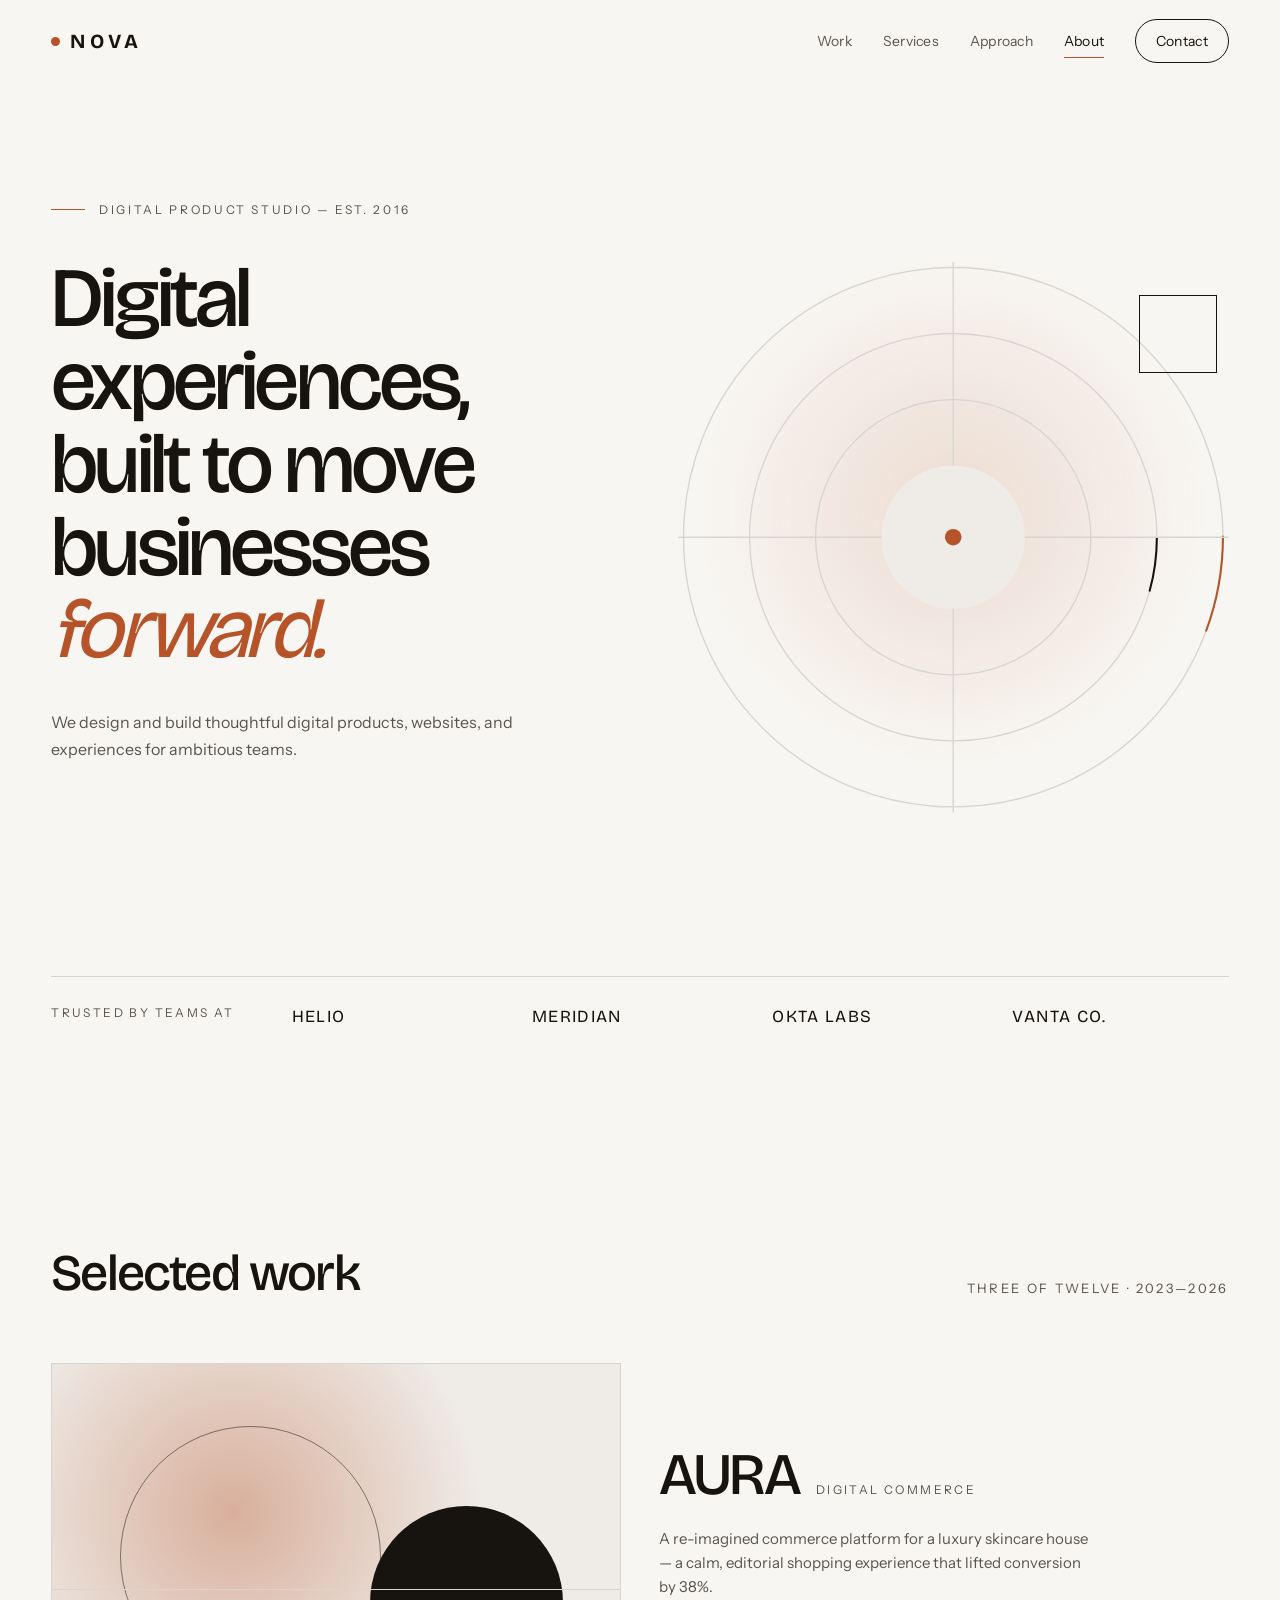
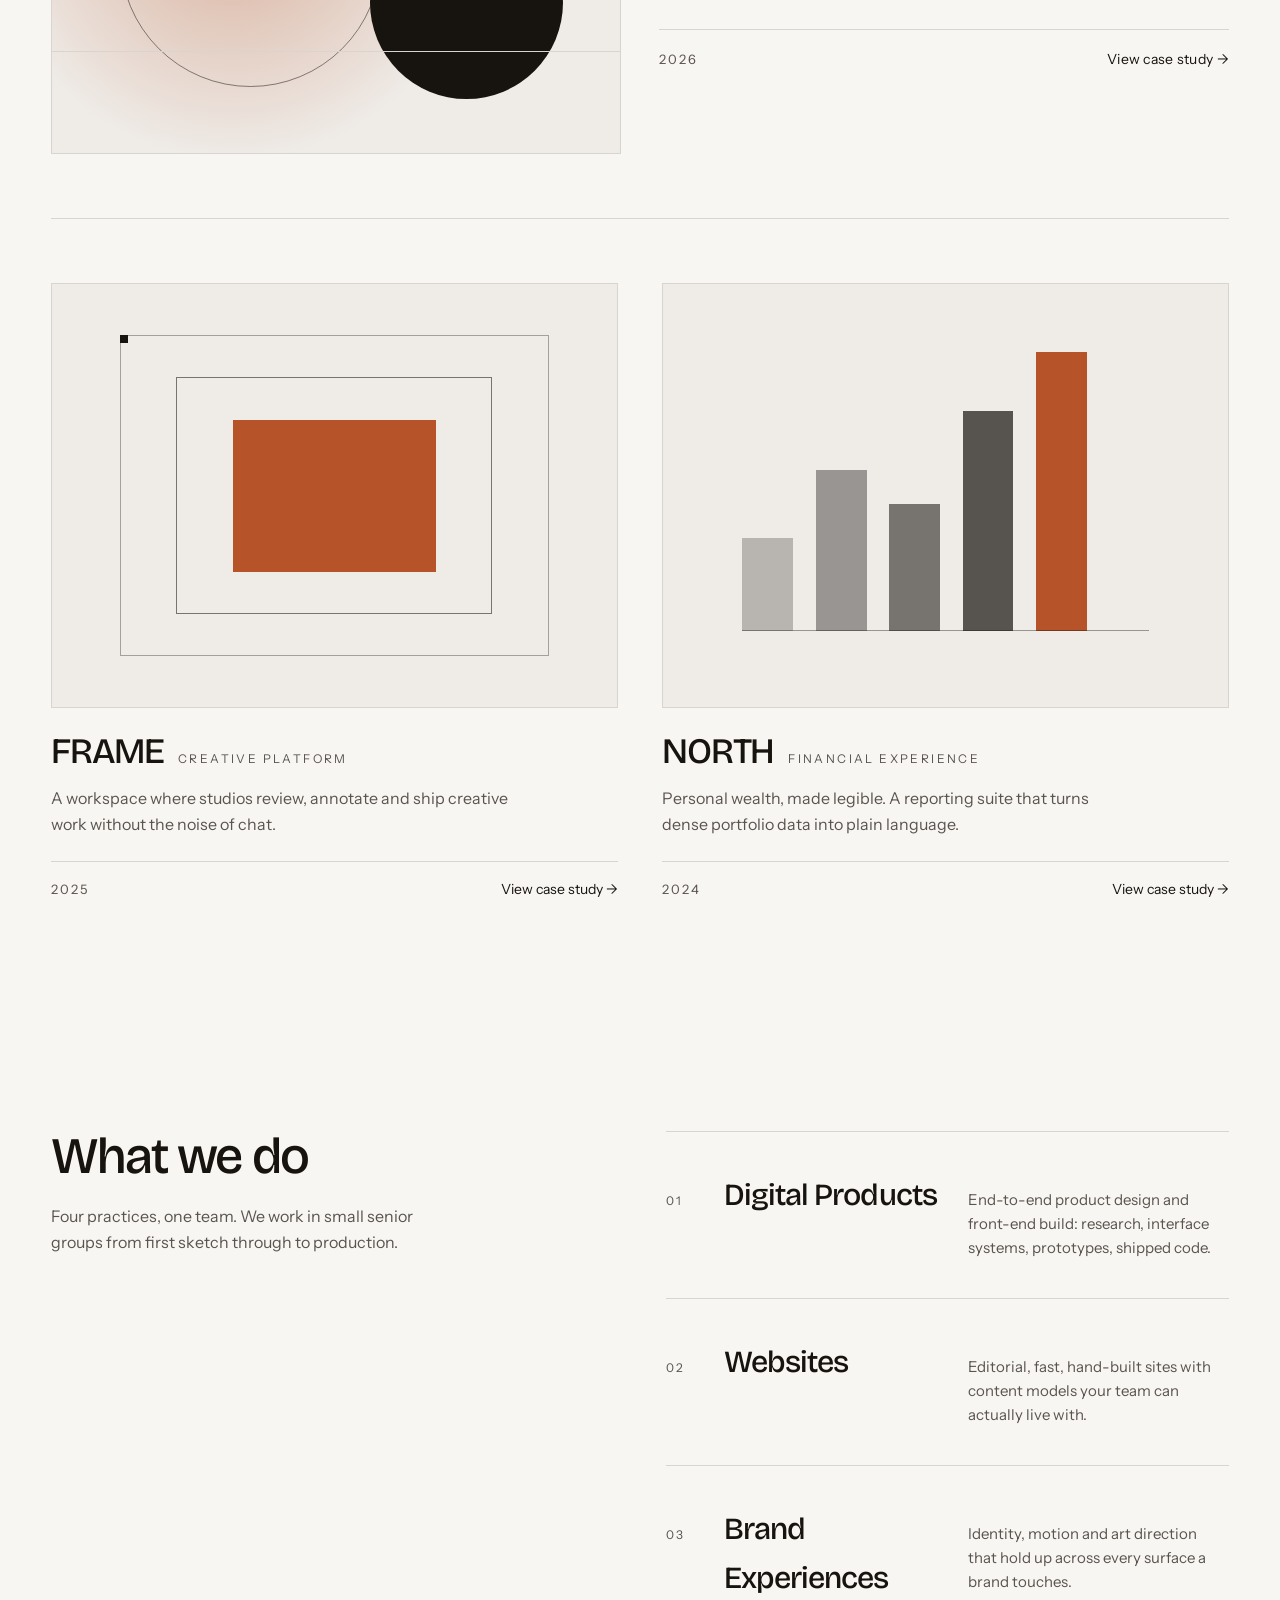
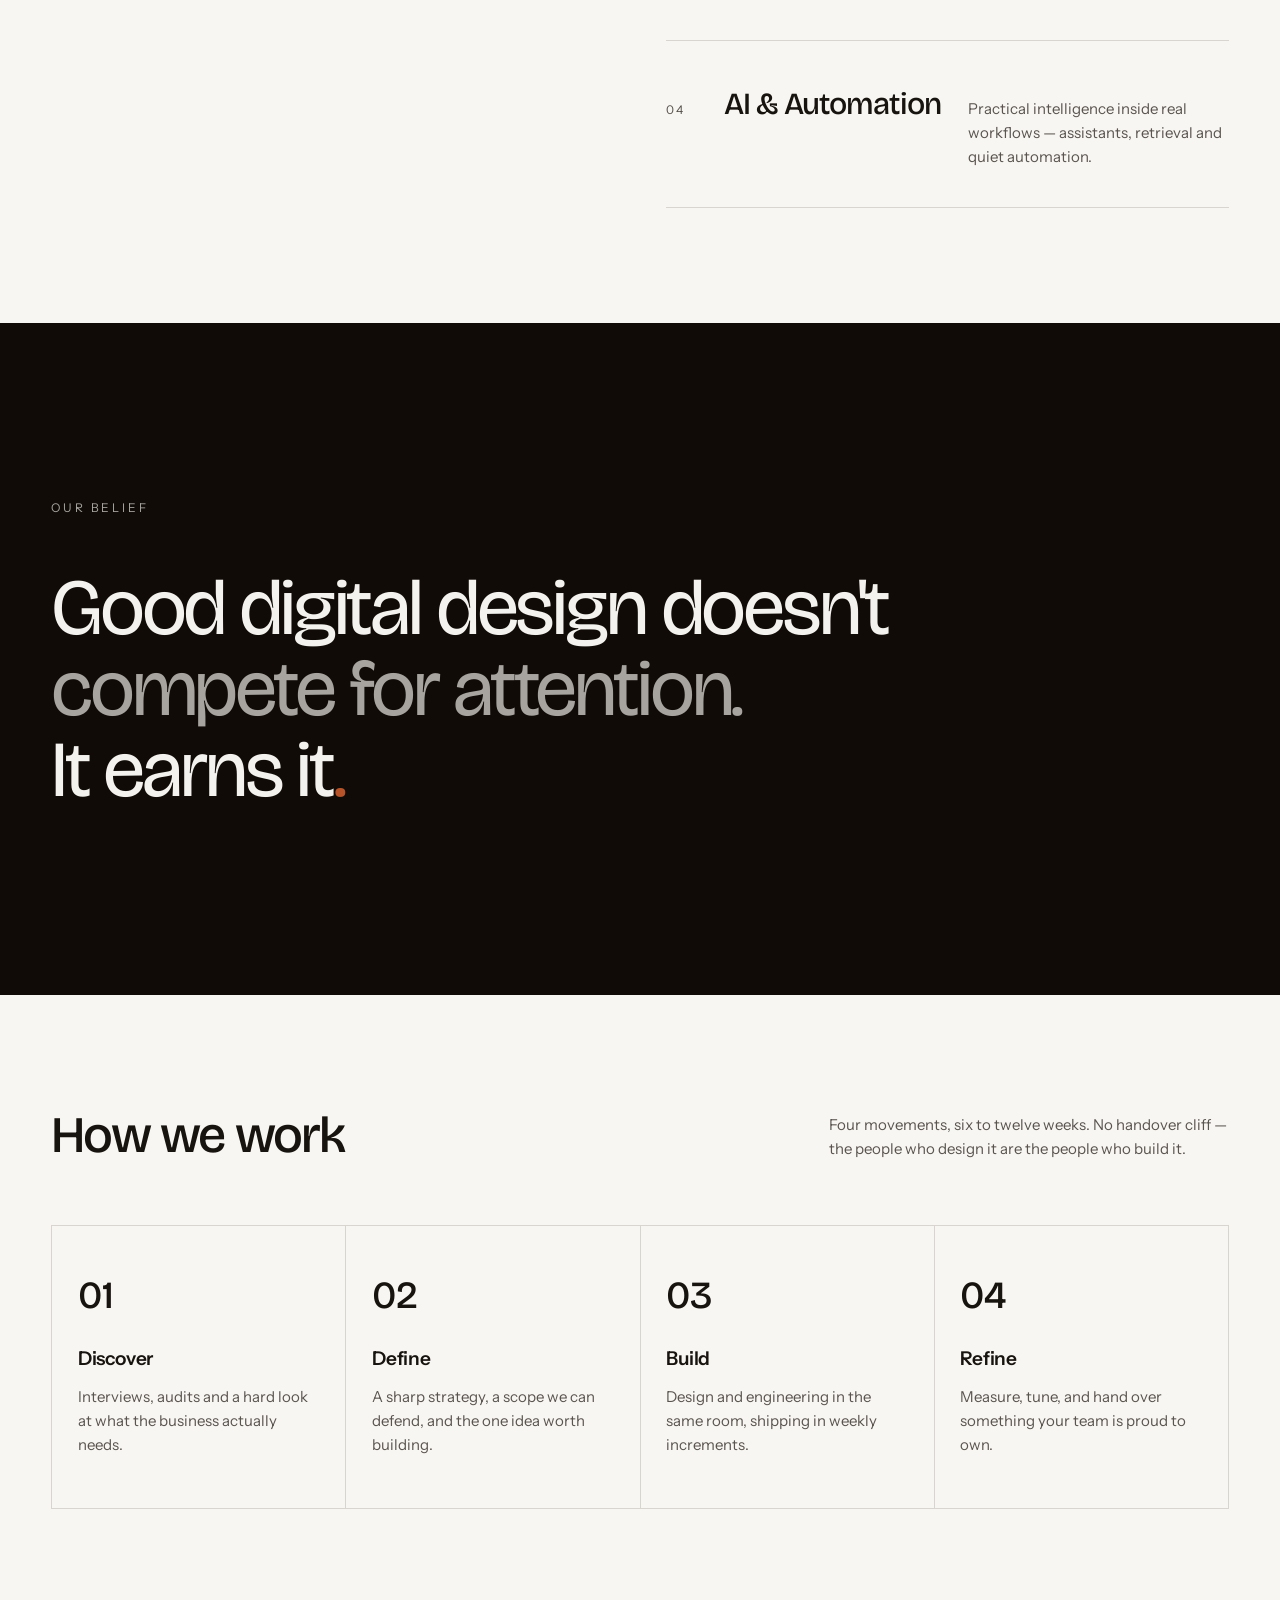
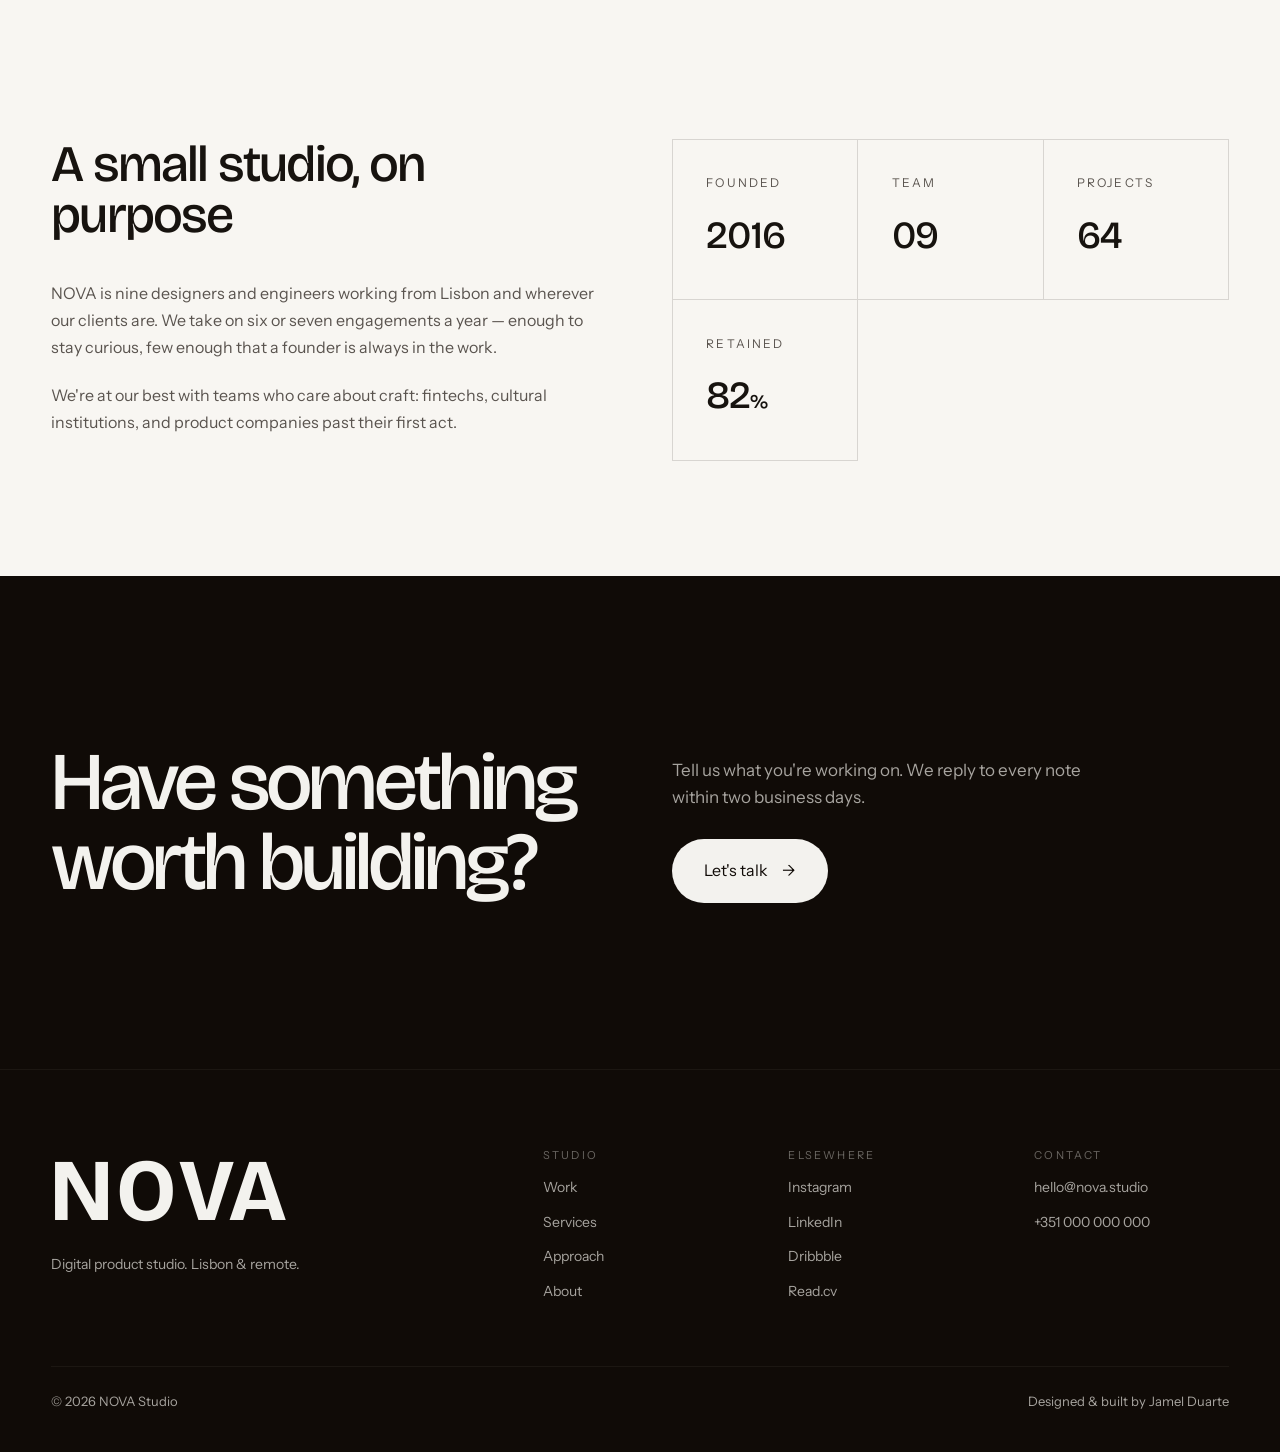
<file: index.html>
<!DOCTYPE html>
<html lang="en">
<head>
<meta charset="utf-8">
<meta name="viewport" content="width=device-width, initial-scale=1">
<meta name="description" content="NOVA is a digital product studio designing and building thoughtful products, websites and experiences for ambitious teams." />
<meta property="og:title" content="NOVA — Digital Product Studio" />
<meta property="og:description" content="Digital experiences, built to move businesses forward." />
<meta property="og:type" content="website" />
<meta property="og:site_name" content="NOVA" />
<meta name="twitter:card" content="summary_large_image" />
<title>NOVA — Digital Product Studio</title>
<link rel="preconnect" href="https://fonts.googleapis.com" />
<link rel="preconnect" href="https://fonts.gstatic.com" crossorigin="" />
<link href="https://fonts.googleapis.com/css2?family=Bricolage+Grotesque:opsz,wght@12..96,400;12..96,500;12..96,600;12..96,700&family=Instrument+Sans:ital,wght@0,400;0,500;0,600;1,400&display=swap" rel="stylesheet" />
<link rel="stylesheet" href="./css/style.css">
</head>
<body>
<div id="nova-root" style="--paper: oklch(0.973 0.005 85); --paper-2: oklch(0.945 0.007 85); --ink: oklch(0.19 0.01 60); --ink-2: oklch(0.45 0.012 60); --line: oklch(0.875 0.007 80); --accent: oklch(0.56 0.14 42); --deep: oklch(0.155 0.012 70); --deep-2: oklch(0.21 0.012 70); --deep-ink: oklch(0.96 0.005 85); --deep-ink-2: oklch(0.72 0.008 80); background: var(--paper); color: var(--ink); font-family: 'Instrument Sans', system-ui, sans-serif; font-size: 16px; line-height: 1.6; overflow-x: hidden;">

  <a class="scp0" href="#work" style="position: absolute; left: -9999px; top: 0; padding: 12px 18px; background: var(--ink); color: var(--paper); z-index: 200;">Skip to content</a>

  <header id="nova-nav" style="position: fixed; top: 0; left: 0; right: 0; z-index: 100; background: color-mix(in oklab, var(--paper) 82%, transparent); backdrop-filter: saturate(1.4) blur(14px); -webkit-backdrop-filter: saturate(1.4) blur(14px); border-bottom: 1px solid transparent; transition: border-color .35s ease, background .35s ease;">
    <nav aria-label="Primary" style="max-width: 1560px; margin: 0 auto; padding: 0 clamp(20px, 4vw, 72px); height: clamp(66px, 7vw, 82px); display: flex; align-items: center; justify-content: space-between; gap: 24px;">
      <a href="#top" aria-label="NOVA home" style="font-family: 'Bricolage Grotesque', sans-serif; font-weight: 700; font-size: 20px; letter-spacing: 0.24em; line-height: 1; display: flex; align-items: center; gap: 10px;">
        <span style="width: 9px; height: 9px; border-radius: 50%; background: var(--accent); display: inline-block;"></span>NOVA
      </a>
      <div id="nova-nav-links" style="display: flex; align-items: center; gap: clamp(20px, 2.4vw, 40px);">
        <a class="scp1" data-navlink="work" href="#work" style="position: relative; font-size: 14px; letter-spacing: 0.02em; color: var(--ink-2); padding: 6px 0; transition: color .25s ease;">Work<span data-bar="" style="position: absolute; left: 0; right: 0; bottom: 0; height: 1px; background: var(--accent); transform: scaleX(0); transform-origin: left; transition: transform .4s cubic-bezier(.2,.7,.2,1);"></span></a>
        <a class="scp2" data-navlink="services" href="#services" style="position: relative; font-size: 14px; letter-spacing: 0.02em; color: var(--ink-2); padding: 6px 0; transition: color .25s ease;">Services<span data-bar="" style="position: absolute; left: 0; right: 0; bottom: 0; height: 1px; background: var(--accent); transform: scaleX(0); transform-origin: left; transition: transform .4s cubic-bezier(.2,.7,.2,1);"></span></a>
        <a class="scp3" data-navlink="approach" href="#approach" style="position: relative; font-size: 14px; letter-spacing: 0.02em; color: var(--ink-2); padding: 6px 0; transition: color .25s ease;">Approach<span data-bar="" style="position: absolute; left: 0; right: 0; bottom: 0; height: 1px; background: var(--accent); transform: scaleX(0); transform-origin: left; transition: transform .4s cubic-bezier(.2,.7,.2,1);"></span></a>
        <a class="scp4" data-navlink="about" href="#about" style="position: relative; font-size: 14px; letter-spacing: 0.02em; color: var(--ink-2); padding: 6px 0; transition: color .25s ease;">About<span data-bar="" style="position: absolute; left: 0; right: 0; bottom: 0; height: 1px; background: var(--accent); transform: scaleX(0); transform-origin: left; transition: transform .4s cubic-bezier(.2,.7,.2,1);"></span></a>
        <a class="scp5" href="#contact" style="font-size: 14px; letter-spacing: 0.02em; border: 1px solid var(--ink); border-radius: 100px; padding: 10px 20px; transition: background .3s ease, color .3s ease, border-color .3s ease;">Contact</a>
      </div>
      <button id="nova-burger" type="button" aria-label="Open menu" aria-expanded="false" aria-controls="nova-mobile-menu" style="display: none; width: 46px; height: 46px; border: 1px solid var(--line); border-radius: 50%; background: transparent; color: var(--ink); align-items: center; justify-content: center; flex-direction: column; gap: 5px; cursor: pointer; padding: 0;">
        <span data-burger-line="" style="display: block; width: 18px; height: 1.5px; background: currentColor; transition: transform .35s cubic-bezier(.2,.7,.2,1), opacity .2s ease;"></span>
        <span data-burger-line="" style="display: block; width: 18px; height: 1.5px; background: currentColor; transition: transform .35s cubic-bezier(.2,.7,.2,1), opacity .2s ease;"></span>
      </button>
    </nav>
  </header>

  <div id="nova-mobile-menu" aria-hidden="true" style="position: fixed; inset: 0; z-index: 90; background: var(--paper); padding: clamp(90px, 16vw, 130px) clamp(24px, 6vw, 60px) 40px; display: flex; flex-direction: column; justify-content: space-between; opacity: 0; visibility: hidden; transform: translateY(-12px); transition: opacity .4s ease, transform .5s cubic-bezier(.2,.7,.2,1), visibility .4s;">
    <div style="display: flex; flex-direction: column; gap: 4px;">
      <a href="#work" data-close-menu="" style="font-family: 'Bricolage Grotesque', sans-serif; font-size: clamp(38px, 12vw, 60px); font-weight: 500; letter-spacing: -0.03em; line-height: 1.15; padding: 6px 0; border-bottom: 1px solid var(--line);">Work</a>
      <a href="#services" data-close-menu="" style="font-family: 'Bricolage Grotesque', sans-serif; font-size: clamp(38px, 12vw, 60px); font-weight: 500; letter-spacing: -0.03em; line-height: 1.15; padding: 6px 0; border-bottom: 1px solid var(--line);">Services</a>
      <a href="#approach" data-close-menu="" style="font-family: 'Bricolage Grotesque', sans-serif; font-size: clamp(38px, 12vw, 60px); font-weight: 500; letter-spacing: -0.03em; line-height: 1.15; padding: 6px 0; border-bottom: 1px solid var(--line);">Approach</a>
      <a href="#about" data-close-menu="" style="font-family: 'Bricolage Grotesque', sans-serif; font-size: clamp(38px, 12vw, 60px); font-weight: 500; letter-spacing: -0.03em; line-height: 1.15; padding: 6px 0; border-bottom: 1px solid var(--line);">About</a>
    </div>
    <div style="display: flex; flex-direction: column; gap: 18px;">
      <a href="#contact" data-close-menu="" style="display: inline-flex; align-items: center; justify-content: space-between; gap: 16px; background: var(--ink); color: var(--paper); border-radius: 100px; padding: 18px 26px; font-size: 16px;">Start a project<span aria-hidden="true">→</span></a>
      <p style="margin: 0; font-size: 13px; color: var(--ink-2); letter-spacing: 0.04em;">hello@nova.studio · Lisbon / Remote</p>
    </div>
  </div>

  <main id="top">

    <section aria-labelledby="hero-title" style="position: relative; padding: clamp(120px, 17vw, 200px) clamp(20px, 4vw, 72px) clamp(60px, 8vw, 110px); max-width: 1560px; margin: 0 auto;">
      <div style="display: grid; grid-template-columns: repeat(auto-fit, minmax(330px, 1fr)); gap: clamp(40px, 6vw, 90px); align-items: center;">
        <div style="min-width: 0;">
          <div data-reveal="" style="display: flex; align-items: center; gap: 14px; margin-bottom: clamp(24px, 3vw, 38px); opacity: 0; transform: translateY(18px); transition: opacity .9s cubic-bezier(.2,.7,.2,1), transform .9s cubic-bezier(.2,.7,.2,1);">
            <span style="width: 34px; height: 1px; background: var(--accent);"></span>
            <span style="font-size: 12px; letter-spacing: 0.22em; text-transform: uppercase; color: var(--ink-2);">Digital product studio — est. 2016</span>
          </div>
          <h1 id="hero-title" data-reveal="" data-delay="90" style="margin: 0; font-family: 'Bricolage Grotesque', sans-serif; font-weight: 500; font-size: clamp(42px, 6.6vw, 104px); line-height: 0.98; letter-spacing: -0.045em; text-wrap: balance; opacity: 0; transform: translateY(22px); transition: opacity 1s cubic-bezier(.2,.7,.2,1), transform 1s cubic-bezier(.2,.7,.2,1);">Digital experiences, built to move businesses <em style="font-style: italic; font-weight: 400; color: var(--accent);">forward.</em></h1>
          <p data-reveal="" data-delay="180" style="margin: clamp(24px, 3vw, 40px) 0 0; max-width: 46ch; font-size: clamp(16px, 1.25vw, 19px); line-height: 1.65; color: var(--ink-2); text-wrap: pretty; opacity: 0; transform: translateY(18px); transition: opacity .9s cubic-bezier(.2,.7,.2,1) .05s, transform .9s cubic-bezier(.2,.7,.2,1) .05s;">We design and build thoughtful digital products, websites, and experiences for ambitious teams.</p>
          <div data-reveal="" data-delay="260" style="display: flex; flex-wrap: wrap; gap: 14px; margin-top: clamp(32px, 4vw, 52px); opacity: 0; transform: translateY(18px); transition: opacity .9s cubic-bezier(.2,.7,.2,1), transform .9s cubic-bezier(.2,.7,.2,1);">
            <a class="scp6 scp7" href="#work" style="display: inline-flex; align-items: center; gap: 12px; background: var(--ink); color: var(--paper); border-radius: 100px; padding: 17px 28px; font-size: 15px; letter-spacing: 0.01em; transition: background .35s ease, transform .35s cubic-bezier(.2,.7,.2,1);">View selected work<span aria-hidden="true">↓</span></a>
            <a class="scp8 scp9" href="#contact" style="display: inline-flex; align-items: center; gap: 12px; border: 1px solid var(--line); border-radius: 100px; padding: 17px 28px; font-size: 15px; color: var(--ink); transition: border-color .35s ease, transform .35s cubic-bezier(.2,.7,.2,1);">Start a project<span aria-hidden="true">→</span></a>
          </div>
        </div>

        <div id="nova-hero-art" aria-hidden="true" style="position: relative; min-width: 0; aspect-ratio: 1 / 1; max-height: 62vh; justify-self: center; width: 100%; max-width: 560px; will-change: transform;">
          <div style="position: absolute; inset: 0; border-radius: 50%; background: radial-gradient(circle at 50% 45%, color-mix(in oklab, var(--accent) 16%, transparent), transparent 62%);"></div>
          <svg viewBox="0 0 400 400" style="position: absolute; inset: 0; width: 100%; height: 100%; overflow: visible;">
            <circle cx="200" cy="200" r="196" fill="none" stroke="var(--line)" stroke-width="1"></circle>
            <circle cx="200" cy="200" r="148" fill="none" stroke="var(--line)" stroke-width="1"></circle>
            <circle cx="200" cy="200" r="100" fill="none" stroke="var(--line)" stroke-width="1"></circle>
            <circle cx="200" cy="200" r="196" fill="none" stroke="var(--accent)" stroke-width="1.5" stroke-dasharray="70 1160" style="transform-origin: 200px 200px; animation: nova-spin 26s linear infinite;"></circle>
            <circle cx="200" cy="200" r="148" fill="none" stroke="var(--ink)" stroke-width="1.5" stroke-dasharray="40 890" style="transform-origin: 200px 200px; animation: nova-spin 18s linear infinite reverse;"></circle>
            <line x1="0" y1="200" x2="400" y2="200" stroke="var(--line)" stroke-width="1"></line>
            <line x1="200" y1="0" x2="200" y2="400" stroke="var(--line)" stroke-width="1"></line>
            <circle cx="200" cy="200" r="52" fill="var(--paper-2)"></circle>
            <circle cx="200" cy="200" r="6" fill="var(--accent)"></circle>
          </svg>
          <div style="position: absolute; top: 6%; right: 2%; width: 78px; height: 78px; border: 1px solid var(--ink); animation: nova-float 9s ease-in-out infinite;"></div>
        </div>
      </div>

      <div data-reveal="" data-delay="340" style="margin-top: clamp(56px, 8vw, 110px); padding-top: 26px; border-top: 1px solid var(--line); display: grid; grid-template-columns: repeat(auto-fit, minmax(150px, 1fr)); gap: 24px; opacity: 0; transform: translateY(18px); transition: opacity .9s cubic-bezier(.2,.7,.2,1), transform .9s cubic-bezier(.2,.7,.2,1);">
        <p style="margin: 0; font-size: 12px; letter-spacing: 0.2em; text-transform: uppercase; color: var(--ink-2);">Trusted by teams at</p>
        <p style="margin: 0; font-family: 'Bricolage Grotesque', sans-serif; font-size: 17px; letter-spacing: 0.08em;">HELIO</p>
        <p style="margin: 0; font-family: 'Bricolage Grotesque', sans-serif; font-size: 17px; letter-spacing: 0.08em;">MERIDIAN</p>
        <p style="margin: 0; font-family: 'Bricolage Grotesque', sans-serif; font-size: 17px; letter-spacing: 0.08em;">OKTA LABS</p>
        <p style="margin: 0; font-family: 'Bricolage Grotesque', sans-serif; font-size: 17px; letter-spacing: 0.08em;">VANTA CO.</p>
      </div>
    </section>

    <section id="work" aria-labelledby="work-title" style="scroll-margin-top: 90px; padding: clamp(70px, 9vw, 130px) clamp(20px, 4vw, 72px); max-width: 1560px; margin: 0 auto;">
      <div style="display: flex; flex-wrap: wrap; align-items: flex-end; justify-content: space-between; gap: 20px; margin-bottom: clamp(36px, 5vw, 64px);">
        <h2 id="work-title" data-reveal="" style="margin: 0; font-family: 'Bricolage Grotesque', sans-serif; font-weight: 500; font-size: clamp(30px, 4vw, 58px); letter-spacing: -0.035em; line-height: 1; opacity: 0; transform: translateY(18px); transition: opacity .9s cubic-bezier(.2,.7,.2,1), transform .9s cubic-bezier(.2,.7,.2,1);">Selected work</h2>
        <p data-reveal="" data-delay="80" style="margin: 0; font-size: 13px; letter-spacing: 0.18em; text-transform: uppercase; color: var(--ink-2); opacity: 0; transform: translateY(18px); transition: opacity .9s cubic-bezier(.2,.7,.2,1), transform .9s cubic-bezier(.2,.7,.2,1);">Three of twelve · 2023—2026</p>
      </div>

      <article class="scp10" data-reveal="" data-tilt="" style="display: grid; grid-template-columns: repeat(auto-fit, minmax(300px, 1fr)); gap: clamp(24px, 3vw, 56px); align-items: center; padding-bottom: clamp(40px, 5vw, 72px); border-bottom: 1px solid var(--line); opacity: 0; transform: translateY(24px); transition: opacity 1s cubic-bezier(.2,.7,.2,1), transform 1s cubic-bezier(.2,.7,.2,1); color: var(--ink);">
        <a href="#work" aria-label="AURA — Digital Commerce case study" style="position: relative; display: block; aspect-ratio: 16 / 11; background: var(--paper-2); overflow: hidden; border: 1px solid var(--line);">
          <span style="position: absolute; inset: 0; background: radial-gradient(circle at 32% 38%, color-mix(in oklab, var(--accent) 40%, transparent), transparent 55%);"></span>
          <span style="position: absolute; left: 12%; top: 16%; width: 46%; aspect-ratio: 1; border-radius: 50%; border: 1px solid var(--ink); opacity: .5;"></span>
          <span style="position: absolute; right: 10%; bottom: 14%; width: 34%; aspect-ratio: 1; border-radius: 50%; background: var(--ink);"></span>
          <span style="position: absolute; left: 0; right: 0; bottom: 26%; height: 1px; background: var(--line);"></span>
          <span style="position: absolute; left: 0; right: 0; bottom: 42%; height: 1px; background: var(--line);"></span>
        </a>
        <div style="min-width: 0;">
          <div style="display: flex; align-items: baseline; gap: 16px; flex-wrap: wrap;">
            <h3 style="margin: 0; font-family: 'Bricolage Grotesque', sans-serif; font-weight: 500; font-size: clamp(34px, 4.6vw, 68px); letter-spacing: -0.04em; line-height: 1; color: inherit;">AURA</h3>
            <span style="font-size: 12px; letter-spacing: 0.2em; text-transform: uppercase; color: var(--ink-2);">Digital Commerce</span>
          </div>
          <p style="margin: 22px 0 0; max-width: 44ch; font-size: clamp(15px, 1.1vw, 18px); color: var(--ink-2); text-wrap: pretty;">A re-imagined commerce platform for a luxury skincare house — a calm, editorial shopping experience that lifted conversion by 38%.</p>
          <div style="display: flex; align-items: center; justify-content: space-between; gap: 18px; margin-top: 30px; padding-top: 18px; border-top: 1px solid var(--line);">
            <span style="font-size: 13px; letter-spacing: 0.14em; color: var(--ink-2);">2026</span>
            <span style="font-size: 14px; letter-spacing: 0.02em; color: inherit;">View case study →</span>
          </div>
        </div>
      </article>

      <div style="display: grid; grid-template-columns: repeat(auto-fit, minmax(300px, 1fr)); gap: clamp(28px, 3.5vw, 56px); padding-top: clamp(40px, 5vw, 72px);">
        <article class="scp11" data-reveal="" data-tilt="" style="opacity: 0; transform: translateY(24px); transition: opacity 1s cubic-bezier(.2,.7,.2,1), transform 1s cubic-bezier(.2,.7,.2,1); color: var(--ink);">
          <a href="#work" aria-label="FRAME — Creative Platform case study" style="position: relative; display: block; aspect-ratio: 4 / 3; background: var(--paper-2); overflow: hidden; border: 1px solid var(--line);">
            <span style="position: absolute; left: 12%; top: 12%; right: 12%; bottom: 12%; border: 1px solid var(--ink); opacity: .35;"></span>
            <span style="position: absolute; left: 22%; top: 22%; right: 22%; bottom: 22%; border: 1px solid var(--ink); opacity: .55;"></span>
            <span style="position: absolute; left: 32%; top: 32%; right: 32%; bottom: 32%; background: var(--accent);"></span>
            <span style="position: absolute; left: 12%; top: 12%; width: 8px; height: 8px; background: var(--ink);"></span>
          </a>
          <div style="display: flex; align-items: baseline; gap: 14px; flex-wrap: wrap; margin-top: 26px;">
            <h3 style="margin: 0; font-family: 'Bricolage Grotesque', sans-serif; font-weight: 500; font-size: clamp(28px, 2.8vw, 42px); letter-spacing: -0.035em; line-height: 1; color: inherit;">FRAME</h3>
            <span style="font-size: 12px; letter-spacing: 0.2em; text-transform: uppercase; color: var(--ink-2);">Creative Platform</span>
          </div>
          <p style="margin: 16px 0 0; max-width: 42ch; font-size: 16px; color: var(--ink-2); text-wrap: pretty;">A workspace where studios review, annotate and ship creative work without the noise of chat.</p>
          <div style="display: flex; align-items: center; justify-content: space-between; gap: 18px; margin-top: 24px; padding-top: 16px; border-top: 1px solid var(--line);">
            <span style="font-size: 13px; letter-spacing: 0.14em; color: var(--ink-2);">2025</span>
            <span style="font-size: 14px; color: inherit;">View case study →</span>
          </div>
        </article>

        <article class="scp12" data-reveal="" data-delay="120" data-tilt="" style="opacity: 0; transform: translateY(24px); transition: opacity 1s cubic-bezier(.2,.7,.2,1), transform 1s cubic-bezier(.2,.7,.2,1); color: var(--ink);">
          <a href="#work" aria-label="NORTH — Financial Experience case study" style="position: relative; display: block; aspect-ratio: 4 / 3; background: var(--paper-2); overflow: hidden; border: 1px solid var(--line);">
            <span style="position: absolute; left: 14%; bottom: 18%; width: 9%; height: 22%; background: var(--ink); opacity: .25;"></span>
            <span style="position: absolute; left: 27%; bottom: 18%; width: 9%; height: 38%; background: var(--ink); opacity: .4;"></span>
            <span style="position: absolute; left: 40%; bottom: 18%; width: 9%; height: 30%; background: var(--ink); opacity: .55;"></span>
            <span style="position: absolute; left: 53%; bottom: 18%; width: 9%; height: 52%; background: var(--ink); opacity: .7;"></span>
            <span style="position: absolute; left: 66%; bottom: 18%; width: 9%; height: 66%; background: var(--accent);"></span>
            <span style="position: absolute; left: 14%; right: 14%; bottom: 18%; height: 1px; background: var(--ink); opacity: .4;"></span>
          </a>
          <div style="display: flex; align-items: baseline; gap: 14px; flex-wrap: wrap; margin-top: 26px;">
            <h3 style="margin: 0; font-family: 'Bricolage Grotesque', sans-serif; font-weight: 500; font-size: clamp(28px, 2.8vw, 42px); letter-spacing: -0.035em; line-height: 1; color: inherit;">NORTH</h3>
            <span style="font-size: 12px; letter-spacing: 0.2em; text-transform: uppercase; color: var(--ink-2);">Financial Experience</span>
          </div>
          <p style="margin: 16px 0 0; max-width: 42ch; font-size: 16px; color: var(--ink-2); text-wrap: pretty;">Personal wealth, made legible. A reporting suite that turns dense portfolio data into plain language.</p>
          <div style="display: flex; align-items: center; justify-content: space-between; gap: 18px; margin-top: 24px; padding-top: 16px; border-top: 1px solid var(--line);">
            <span style="font-size: 13px; letter-spacing: 0.14em; color: var(--ink-2);">2024</span>
            <span style="font-size: 14px; color: inherit;">View case study →</span>
          </div>
        </article>
      </div>
    </section>

    <section id="services" aria-labelledby="services-title" style="scroll-margin-top: 90px; padding: clamp(70px, 9vw, 130px) clamp(20px, 4vw, 72px); max-width: 1560px; margin: 0 auto;">
      <div style="display: grid; grid-template-columns: repeat(auto-fit, minmax(280px, 1fr)); gap: clamp(28px, 4vw, 70px); align-items: start;">
        <div style="position: sticky; top: 120px;">
          <h2 id="services-title" data-reveal="" style="margin: 0; font-family: 'Bricolage Grotesque', sans-serif; font-weight: 500; font-size: clamp(30px, 4vw, 58px); letter-spacing: -0.035em; line-height: 1; opacity: 0; transform: translateY(18px); transition: opacity .9s cubic-bezier(.2,.7,.2,1), transform .9s cubic-bezier(.2,.7,.2,1);">What we do</h2>
          <p data-reveal="" data-delay="80" style="margin: 22px 0 0; max-width: 34ch; font-size: 16px; color: var(--ink-2); text-wrap: pretty; opacity: 0; transform: translateY(18px); transition: opacity .9s cubic-bezier(.2,.7,.2,1), transform .9s cubic-bezier(.2,.7,.2,1);">Four practices, one team. We work in small senior groups from first sketch through to production.</p>
        </div>
        <div style="min-width: 0;">
          <div class="scp13" data-reveal="" style="display: flex; flex-wrap: wrap; align-items: baseline; gap: 8px 24px; padding: clamp(24px, 3vw, 38px) 0; border-top: 1px solid var(--line); color: var(--ink); transition: color .35s ease, border-color .35s ease, padding-left .4s cubic-bezier(.2,.7,.2,1); opacity: 0; transform: translateY(18px);">
            <span style="font-size: 12px; letter-spacing: 0.2em; color: var(--ink-2); width: 34px;">01</span>
            <h3 style="margin: 0; flex: 1 1 220px; font-family: 'Bricolage Grotesque', sans-serif; font-weight: 500; font-size: clamp(24px, 2.4vw, 36px); letter-spacing: -0.03em; color: inherit;">Digital Products</h3>
            <p style="margin: 0; flex: 1 1 260px; max-width: 40ch; font-size: 15px; color: var(--ink-2);">End-to-end product design and front-end build: research, interface systems, prototypes, shipped code.</p>
          </div>
          <div class="scp14" data-reveal="" data-delay="80" style="display: flex; flex-wrap: wrap; align-items: baseline; gap: 8px 24px; padding: clamp(24px, 3vw, 38px) 0; border-top: 1px solid var(--line); color: var(--ink); transition: color .35s ease, border-color .35s ease, padding-left .4s cubic-bezier(.2,.7,.2,1); opacity: 0; transform: translateY(18px);">
            <span style="font-size: 12px; letter-spacing: 0.2em; color: var(--ink-2); width: 34px;">02</span>
            <h3 style="margin: 0; flex: 1 1 220px; font-family: 'Bricolage Grotesque', sans-serif; font-weight: 500; font-size: clamp(24px, 2.4vw, 36px); letter-spacing: -0.03em; color: inherit;">Websites</h3>
            <p style="margin: 0; flex: 1 1 260px; max-width: 40ch; font-size: 15px; color: var(--ink-2);">Editorial, fast, hand-built sites with content models your team can actually live with.</p>
          </div>
          <div class="scp15" data-reveal="" data-delay="160" style="display: flex; flex-wrap: wrap; align-items: baseline; gap: 8px 24px; padding: clamp(24px, 3vw, 38px) 0; border-top: 1px solid var(--line); color: var(--ink); transition: color .35s ease, border-color .35s ease, padding-left .4s cubic-bezier(.2,.7,.2,1); opacity: 0; transform: translateY(18px);">
            <span style="font-size: 12px; letter-spacing: 0.2em; color: var(--ink-2); width: 34px;">03</span>
            <h3 style="margin: 0; flex: 1 1 220px; font-family: 'Bricolage Grotesque', sans-serif; font-weight: 500; font-size: clamp(24px, 2.4vw, 36px); letter-spacing: -0.03em; color: inherit;">Brand Experiences</h3>
            <p style="margin: 0; flex: 1 1 260px; max-width: 40ch; font-size: 15px; color: var(--ink-2);">Identity, motion and art direction that hold up across every surface a brand touches.</p>
          </div>
          <div class="scp16" data-reveal="" data-delay="240" style="display: flex; flex-wrap: wrap; align-items: baseline; gap: 8px 24px; padding: clamp(24px, 3vw, 38px) 0; border-top: 1px solid var(--line); border-bottom: 1px solid var(--line); color: var(--ink); transition: color .35s ease, border-color .35s ease, padding-left .4s cubic-bezier(.2,.7,.2,1); opacity: 0; transform: translateY(18px);">
            <span style="font-size: 12px; letter-spacing: 0.2em; color: var(--ink-2); width: 34px;">04</span>
            <h3 style="margin: 0; flex: 1 1 220px; font-family: 'Bricolage Grotesque', sans-serif; font-weight: 500; font-size: clamp(24px, 2.4vw, 36px); letter-spacing: -0.03em; color: inherit;">AI &amp; Automation</h3>
            <p style="margin: 0; flex: 1 1 260px; max-width: 40ch; font-size: 15px; color: var(--ink-2);">Practical intelligence inside real workflows — assistants, retrieval and quiet automation.</p>
          </div>
        </div>
      </div>
    </section>

    <section aria-label="Studio statement" style="background: var(--deep); color: var(--deep-ink); padding: clamp(90px, 14vw, 190px) clamp(20px, 4vw, 72px); overflow: hidden;">
      <div id="nova-statement" style="max-width: 1300px; margin: 0 auto; will-change: transform;">
        <p data-reveal="" style="margin: 0 0 clamp(32px, 4vw, 56px); font-size: 12px; letter-spacing: 0.24em; text-transform: uppercase; color: var(--deep-ink-2); opacity: 0; transform: translateY(18px); transition: opacity .9s ease, transform .9s cubic-bezier(.2,.7,.2,1);">Our belief</p>
        <blockquote style="margin: 0; font-family: 'Bricolage Grotesque', sans-serif; font-weight: 400; font-size: clamp(34px, 6.2vw, 96px); line-height: 1.02; letter-spacing: -0.04em; text-wrap: balance;">
          <span data-reveal="" style="display: block; opacity: 0; transform: translateY(26px); transition: opacity 1.1s cubic-bezier(.2,.7,.2,1), transform 1.1s cubic-bezier(.2,.7,.2,1);">Good digital design doesn't</span>
          <span data-reveal="" data-delay="140" style="display: block; color: var(--deep-ink-2); opacity: 0; transform: translateY(26px); transition: opacity 1.1s cubic-bezier(.2,.7,.2,1), transform 1.1s cubic-bezier(.2,.7,.2,1);">compete for attention.</span>
          <span data-reveal="" data-delay="300" style="display: block; opacity: 0; transform: translateY(26px); transition: opacity 1.1s cubic-bezier(.2,.7,.2,1), transform 1.1s cubic-bezier(.2,.7,.2,1);">It earns it<em style="font-style: normal; color: var(--accent);">.</em></span>
        </blockquote>
      </div>
    </section>

    <section id="approach" aria-labelledby="approach-title" style="scroll-margin-top: 90px; padding: clamp(70px, 9vw, 130px) clamp(20px, 4vw, 72px); max-width: 1560px; margin: 0 auto;">
      <div style="display: flex; flex-wrap: wrap; align-items: flex-end; justify-content: space-between; gap: 20px; margin-bottom: clamp(36px, 5vw, 64px);">
        <h2 id="approach-title" data-reveal="" style="margin: 0; font-family: 'Bricolage Grotesque', sans-serif; font-weight: 500; font-size: clamp(30px, 4vw, 58px); letter-spacing: -0.035em; line-height: 1; opacity: 0; transform: translateY(18px); transition: opacity .9s cubic-bezier(.2,.7,.2,1), transform .9s cubic-bezier(.2,.7,.2,1);">How we work</h2>
        <p data-reveal="" data-delay="80" style="margin: 0; max-width: 40ch; font-size: 15px; color: var(--ink-2); opacity: 0; transform: translateY(18px); transition: opacity .9s cubic-bezier(.2,.7,.2,1), transform .9s cubic-bezier(.2,.7,.2,1);">Four movements, six to twelve weeks. No handover cliff — the people who design it are the people who build it.</p>
      </div>
      <ol style="list-style: none; margin: 0; padding: 0; display: grid; grid-template-columns: repeat(auto-fit, minmax(230px, 1fr)); gap: 0; border-top: 1px solid var(--line); border-left: 1px solid var(--line);">
        <li class="scp17" data-reveal="" style="background: var(--paper); border-right: 1px solid var(--line); border-bottom: 1px solid var(--line); padding: clamp(28px, 3vw, 44px) clamp(20px, 2vw, 32px) clamp(34px, 4vw, 56px); color: var(--ink); transition: background .4s ease, color .4s ease; opacity: 0; transform: translateY(20px);">
          <span style="font-family: 'Bricolage Grotesque', sans-serif; font-size: clamp(30px, 3vw, 44px); font-weight: 500; letter-spacing: -0.03em; color: inherit;">01</span>
          <h3 style="margin: 18px 0 10px; font-size: 19px; font-weight: 600; letter-spacing: -0.01em; color: var(--ink);">Discover</h3>
          <p style="margin: 0; font-size: 15px; color: var(--ink-2);">Interviews, audits and a hard look at what the business actually needs.</p>
        </li>
        <li class="scp18" data-reveal="" data-delay="90" style="background: var(--paper); border-right: 1px solid var(--line); border-bottom: 1px solid var(--line); padding: clamp(28px, 3vw, 44px) clamp(20px, 2vw, 32px) clamp(34px, 4vw, 56px); color: var(--ink); transition: background .4s ease, color .4s ease; opacity: 0; transform: translateY(20px);">
          <span style="font-family: 'Bricolage Grotesque', sans-serif; font-size: clamp(30px, 3vw, 44px); font-weight: 500; letter-spacing: -0.03em; color: inherit;">02</span>
          <h3 style="margin: 18px 0 10px; font-size: 19px; font-weight: 600; letter-spacing: -0.01em; color: var(--ink);">Define</h3>
          <p style="margin: 0; font-size: 15px; color: var(--ink-2);">A sharp strategy, a scope we can defend, and the one idea worth building.</p>
        </li>
        <li class="scp19" data-reveal="" data-delay="180" style="background: var(--paper); border-right: 1px solid var(--line); border-bottom: 1px solid var(--line); padding: clamp(28px, 3vw, 44px) clamp(20px, 2vw, 32px) clamp(34px, 4vw, 56px); color: var(--ink); transition: background .4s ease, color .4s ease; opacity: 0; transform: translateY(20px);">
          <span style="font-family: 'Bricolage Grotesque', sans-serif; font-size: clamp(30px, 3vw, 44px); font-weight: 500; letter-spacing: -0.03em; color: inherit;">03</span>
          <h3 style="margin: 18px 0 10px; font-size: 19px; font-weight: 600; letter-spacing: -0.01em; color: var(--ink);">Build</h3>
          <p style="margin: 0; font-size: 15px; color: var(--ink-2);">Design and engineering in the same room, shipping in weekly increments.</p>
        </li>
        <li class="scp20" data-reveal="" data-delay="270" style="background: var(--paper); border-right: 1px solid var(--line); border-bottom: 1px solid var(--line); padding: clamp(28px, 3vw, 44px) clamp(20px, 2vw, 32px) clamp(34px, 4vw, 56px); color: var(--ink); transition: background .4s ease, color .4s ease; opacity: 0; transform: translateY(20px);">
          <span style="font-family: 'Bricolage Grotesque', sans-serif; font-size: clamp(30px, 3vw, 44px); font-weight: 500; letter-spacing: -0.03em; color: inherit;">04</span>
          <h3 style="margin: 18px 0 10px; font-size: 19px; font-weight: 600; letter-spacing: -0.01em; color: var(--ink);">Refine</h3>
          <p style="margin: 0; font-size: 15px; color: var(--ink-2);">Measure, tune, and hand over something your team is proud to own.</p>
        </li>
      </ol>
    </section>

    <section id="about" aria-labelledby="about-title" style="scroll-margin-top: 90px; padding: clamp(70px, 9vw, 130px) clamp(20px, 4vw, 72px); max-width: 1560px; margin: 0 auto;">
      <div style="display: grid; grid-template-columns: repeat(auto-fit, minmax(300px, 1fr)); gap: clamp(32px, 5vw, 90px); align-items: start;">
        <div>
          <h2 id="about-title" data-reveal="" style="margin: 0 0 clamp(24px, 3vw, 40px); font-family: 'Bricolage Grotesque', sans-serif; font-weight: 500; font-size: clamp(30px, 4vw, 58px); letter-spacing: -0.035em; line-height: 1; opacity: 0; transform: translateY(18px); transition: opacity .9s cubic-bezier(.2,.7,.2,1), transform .9s cubic-bezier(.2,.7,.2,1);">A small studio, on purpose</h2>
          <p data-reveal="" data-delay="80" style="margin: 0 0 20px; max-width: 52ch; font-size: clamp(16px, 1.15vw, 19px); line-height: 1.7; color: var(--ink-2); text-wrap: pretty; opacity: 0; transform: translateY(18px); transition: opacity .9s cubic-bezier(.2,.7,.2,1), transform .9s cubic-bezier(.2,.7,.2,1);">NOVA is nine designers and engineers working from Lisbon and wherever our clients are. We take on six or seven engagements a year — enough to stay curious, few enough that a founder is always in the work.</p>
          <p data-reveal="" data-delay="140" style="margin: 0; max-width: 52ch; font-size: clamp(16px, 1.15vw, 19px); line-height: 1.7; color: var(--ink-2); text-wrap: pretty; opacity: 0; transform: translateY(18px); transition: opacity .9s cubic-bezier(.2,.7,.2,1), transform .9s cubic-bezier(.2,.7,.2,1);">We're at our best with teams who care about craft: fintechs, cultural institutions, and product companies past their first act.</p>
        </div>
        <dl data-reveal="" data-delay="160" style="margin: 0; display: grid; grid-template-columns: repeat(auto-fit, minmax(140px, 1fr)); gap: 0; border-top: 1px solid var(--line); border-left: 1px solid var(--line); opacity: 0; transform: translateY(20px); transition: opacity .9s cubic-bezier(.2,.7,.2,1), transform .9s cubic-bezier(.2,.7,.2,1);">
          <div style="background: var(--paper); border-right: 1px solid var(--line); border-bottom: 1px solid var(--line); padding: clamp(24px, 2.6vw, 38px);">
            <dt style="font-size: 12px; letter-spacing: 0.18em; text-transform: uppercase; color: var(--ink-2);">Founded</dt>
            <dd style="margin: 12px 0 0; font-family: 'Bricolage Grotesque', sans-serif; font-size: clamp(30px, 3vw, 46px); font-weight: 500; letter-spacing: -0.03em;">2016</dd>
          </div>
          <div style="background: var(--paper); border-right: 1px solid var(--line); border-bottom: 1px solid var(--line); padding: clamp(24px, 2.6vw, 38px);">
            <dt style="font-size: 12px; letter-spacing: 0.18em; text-transform: uppercase; color: var(--ink-2);">Team</dt>
            <dd style="margin: 12px 0 0; font-family: 'Bricolage Grotesque', sans-serif; font-size: clamp(30px, 3vw, 46px); font-weight: 500; letter-spacing: -0.03em;">09</dd>
          </div>
          <div style="background: var(--paper); border-right: 1px solid var(--line); border-bottom: 1px solid var(--line); padding: clamp(24px, 2.6vw, 38px);">
            <dt style="font-size: 12px; letter-spacing: 0.18em; text-transform: uppercase; color: var(--ink-2);">Projects</dt>
            <dd style="margin: 12px 0 0; font-family: 'Bricolage Grotesque', sans-serif; font-size: clamp(30px, 3vw, 46px); font-weight: 500; letter-spacing: -0.03em;">64</dd>
          </div>
          <div style="background: var(--paper); border-right: 1px solid var(--line); border-bottom: 1px solid var(--line); padding: clamp(24px, 2.6vw, 38px);">
            <dt style="font-size: 12px; letter-spacing: 0.18em; text-transform: uppercase; color: var(--ink-2);">Retained</dt>
            <dd style="margin: 12px 0 0; font-family: 'Bricolage Grotesque', sans-serif; font-size: clamp(30px, 3vw, 46px); font-weight: 500; letter-spacing: -0.03em;">82<span style="font-size: 0.5em;">%</span></dd>
          </div>
        </dl>
      </div>
    </section>

    <section id="contact" aria-labelledby="cta-title" style="scroll-margin-top: 90px; background: var(--deep); color: var(--deep-ink); padding: clamp(90px, 13vw, 180px) clamp(20px, 4vw, 72px);">
      <div style="max-width: 1560px; margin: 0 auto; display: grid; grid-template-columns: repeat(auto-fit, minmax(300px, 1fr)); gap: clamp(36px, 5vw, 80px); align-items: end;">
        <h2 id="cta-title" data-reveal="" style="margin: 0; font-family: 'Bricolage Grotesque', sans-serif; font-weight: 500; font-size: clamp(38px, 6.4vw, 104px); line-height: 0.98; letter-spacing: -0.045em; text-wrap: balance; opacity: 0; transform: translateY(24px); transition: opacity 1s cubic-bezier(.2,.7,.2,1), transform 1s cubic-bezier(.2,.7,.2,1);">Have something worth building?</h2>
        <div data-reveal="" data-delay="120" style="opacity: 0; transform: translateY(20px); transition: opacity 1s cubic-bezier(.2,.7,.2,1), transform 1s cubic-bezier(.2,.7,.2,1);">
          <p style="margin: 0 0 28px; max-width: 38ch; font-size: 17px; color: var(--deep-ink-2); text-wrap: pretty;">Tell us what you're working on. We reply to every note within two business days.</p>
          <a class="scp21" href="mailto:hello@nova.studio" style="display: inline-flex; align-items: center; gap: 14px; background: var(--deep-ink); color: var(--deep); border-radius: 100px; padding: 19px 32px; font-size: 16px; transition: background .35s ease, color .35s ease, transform .35s cubic-bezier(.2,.7,.2,1);">Let's talk<span aria-hidden="true">→</span></a>
        </div>
      </div>
    </section>
  </main>

  <footer style="background: var(--deep); color: var(--deep-ink-2); padding: clamp(50px, 6vw, 80px) clamp(20px, 4vw, 72px) 40px; border-top: 1px solid var(--deep-2);">
    <div style="max-width: 1560px; margin: 0 auto; display: grid; grid-template-columns: repeat(auto-fit, minmax(170px, 1fr)); gap: clamp(30px, 4vw, 60px);">
      <div style="grid-column: span 2; min-width: 0;">
        <p style="margin: 0; font-family: 'Bricolage Grotesque', sans-serif; font-weight: 700; font-size: clamp(40px, 7vw, 88px); letter-spacing: 0.06em; line-height: 1; color: var(--deep-ink);">NOVA</p>
        <p style="margin: 18px 0 0; max-width: 30ch; font-size: 14px;">Digital product studio. Lisbon &amp; remote.</p>
      </div>
      <nav aria-label="Footer" style="display: flex; flex-direction: column; gap: 12px; font-size: 14px;">
        <span style="font-size: 11px; letter-spacing: 0.2em; text-transform: uppercase; color: var(--deep-ink-2); opacity: .6;">Studio</span>
        <a href="#work">Work</a>
        <a href="#services">Services</a>
        <a href="#approach">Approach</a>
        <a href="#about">About</a>
      </nav>
      <div style="display: flex; flex-direction: column; gap: 12px; font-size: 14px;">
        <span style="font-size: 11px; letter-spacing: 0.2em; text-transform: uppercase; color: var(--deep-ink-2); opacity: .6;">Elsewhere</span>
        <a href="#contact">Instagram</a>
        <a href="#contact">LinkedIn</a>
        <a href="#contact">Dribbble</a>
        <a href="#contact">Read.cv</a>
      </div>
      <div style="display: flex; flex-direction: column; gap: 12px; font-size: 14px;">
        <span style="font-size: 11px; letter-spacing: 0.2em; text-transform: uppercase; color: var(--deep-ink-2); opacity: .6;">Contact</span>
        <a href="mailto:hello@nova.studio">hello@nova.studio</a>
        <a href="tel:+351000000000">+351 000 000 000</a>
      </div>
    </div>
    <div style="max-width: 1560px; margin: clamp(40px, 5vw, 70px) auto 0; padding-top: 24px; border-top: 1px solid var(--deep-2); display: flex; flex-wrap: wrap; gap: 12px 28px; justify-content: space-between; font-size: 13px;">
      <p style="margin: 0;">© 2026 NOVA Studio</p>
      <p style="margin: 0;">Designed &amp; built by Jamel Duarte</p>
    </div>
  </footer>
</div>
<script src="./js/main.js"></script>
</body>
</html>
</file>
<file: css/style.css>
html { scroll-behavior: smooth; -webkit-text-size-adjust: 100%; }
  body { margin: 0; }
  * { box-sizing: border-box; }
  ::selection { background: var(--accent, #b3542c); color: #fff; }
  a { color: inherit; text-decoration: none; }
  a:hover { color: var(--accent, #b3542c); }
  :focus-visible { outline: 2px solid var(--accent, #b3542c); outline-offset: 4px; border-radius: 2px; }
  @keyframes nova-spin { to { transform: rotate(360deg); } }
  @keyframes nova-float { 0%,100% { transform: translateY(0); } 50% { transform: translateY(-14px); } }
  @media (prefers-reduced-motion: reduce) {
    html { scroll-behavior: auto; }
    *, *::before, *::after { animation-duration: .001ms !important; animation-iteration-count: 1 !important; transition-duration: .001ms !important; }
  }

/* Original style-hover / style-focus / style-active (Claude Design runtime equivalent) */
.scp0:focus{left: 12px !important;top: 12px !important}
.scp1:hover{color: var(--ink) !important}
.scp2:hover{color: var(--ink) !important}
.scp3:hover{color: var(--ink) !important}
.scp4:hover{color: var(--ink) !important}
.scp5:hover{background: var(--ink) !important;color: var(--paper) !important;border-color: var(--ink) !important}
.scp6:hover{background: var(--accent) !important;color: var(--paper) !important;transform: translateY(-2px) !important}
.scp7:active{transform: translateY(0) !important}
.scp8:hover{border-color: var(--ink) !important;color: var(--ink) !important;transform: translateY(-2px) !important}
.scp9:active{transform: translateY(0) !important}
.scp10:hover{color: var(--accent) !important}
.scp11:hover{color: var(--accent) !important}
.scp12:hover{color: var(--accent) !important}
.scp13:hover{color: var(--accent) !important;border-color: var(--accent) !important;padding-left: 14px !important}
.scp14:hover{color: var(--accent) !important;border-color: var(--accent) !important;padding-left: 14px !important}
.scp15:hover{color: var(--accent) !important;border-color: var(--accent) !important;padding-left: 14px !important}
.scp16:hover{color: var(--accent) !important;padding-left: 14px !important}
.scp17:hover{background: var(--paper-2) !important;color: var(--accent) !important}
.scp18:hover{background: var(--paper-2) !important;color: var(--accent) !important}
.scp19:hover{background: var(--paper-2) !important;color: var(--accent) !important}
.scp20:hover{background: var(--paper-2) !important;color: var(--accent) !important}
.scp21:hover{background: var(--accent) !important;color: var(--deep-ink) !important;transform: translateY(-2px) !important}
</file>
